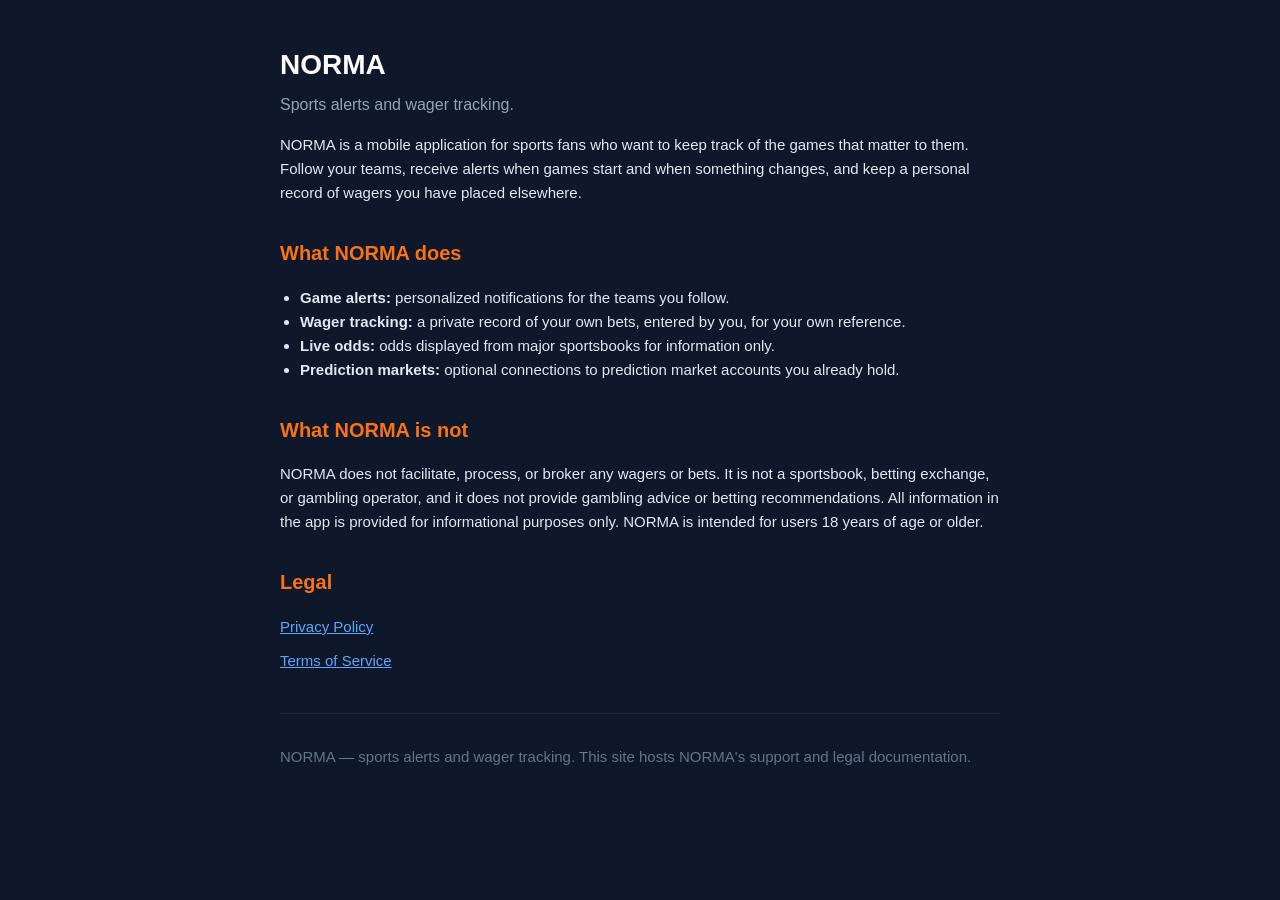
<file: index.html>
<!DOCTYPE html>
<html lang="en">
<head>
  <meta charset="UTF-8">
  <meta name="viewport" content="width=device-width, initial-scale=1.0">
  <title>NORMA — Sports Alerts &amp; Wager Tracking</title>
  <meta name="description" content="NORMA is a sports alerts and wager tracking application. Follow your teams, get game alerts, and keep a personal record of your wagers.">
  <style>
    body { font-family: -apple-system, BlinkMacSystemFont, "Segoe UI", Roboto, sans-serif; max-width: 720px; margin: 0 auto; padding: 24px; background: #0f172a; color: #e2e8f0; line-height: 1.6; }
    h1 { color: #ffffff; font-size: 28px; margin-bottom: 4px; }
    h2 { color: #f97316; font-size: 20px; margin-top: 32px; }
    p, li { font-size: 15px; }
    a { color: #60a5fa; }
    ul { padding-left: 20px; }
    .tagline { color: #94a3b8; font-size: 16px; margin-top: 0; }
    .docs { list-style: none; padding-left: 0; }
    .docs li { margin: 10px 0; }
    footer { margin-top: 40px; padding-top: 16px; border-top: 1px solid #1e293b; color: #64748b; font-size: 13px; }
  </style>
</head>
<body>
  <h1>NORMA</h1>
  <p class="tagline">Sports alerts and wager tracking.</p>

  <p>NORMA is a mobile application for sports fans who want to keep track of the games
  that matter to them. Follow your teams, receive alerts when games start and when
  something changes, and keep a personal record of wagers you have placed elsewhere.</p>

  <h2>What NORMA does</h2>
  <ul>
    <li><strong>Game alerts:</strong> personalized notifications for the teams you follow.</li>
    <li><strong>Wager tracking:</strong> a private record of your own bets, entered by you, for your own reference.</li>
    <li><strong>Live odds:</strong> odds displayed from major sportsbooks for information only.</li>
    <li><strong>Prediction markets:</strong> optional connections to prediction market accounts you already hold.</li>
  </ul>

  <h2>What NORMA is not</h2>
  <p>NORMA does not facilitate, process, or broker any wagers or bets. It is not a
  sportsbook, betting exchange, or gambling operator, and it does not provide gambling
  advice or betting recommendations. All information in the app is provided for
  informational purposes only. NORMA is intended for users 18 years of age or older.</p>

  <h2>Legal</h2>
  <ul class="docs">
    <li><a href="./privacy-policy.html">Privacy Policy</a></li>
    <li><a href="./terms-of-service.html">Terms of Service</a></li>
  </ul>

  <footer>
    <p>NORMA — sports alerts and wager tracking. This site hosts NORMA's support and
    legal documentation.</p>
  </footer>
</body>
</html>
</file>
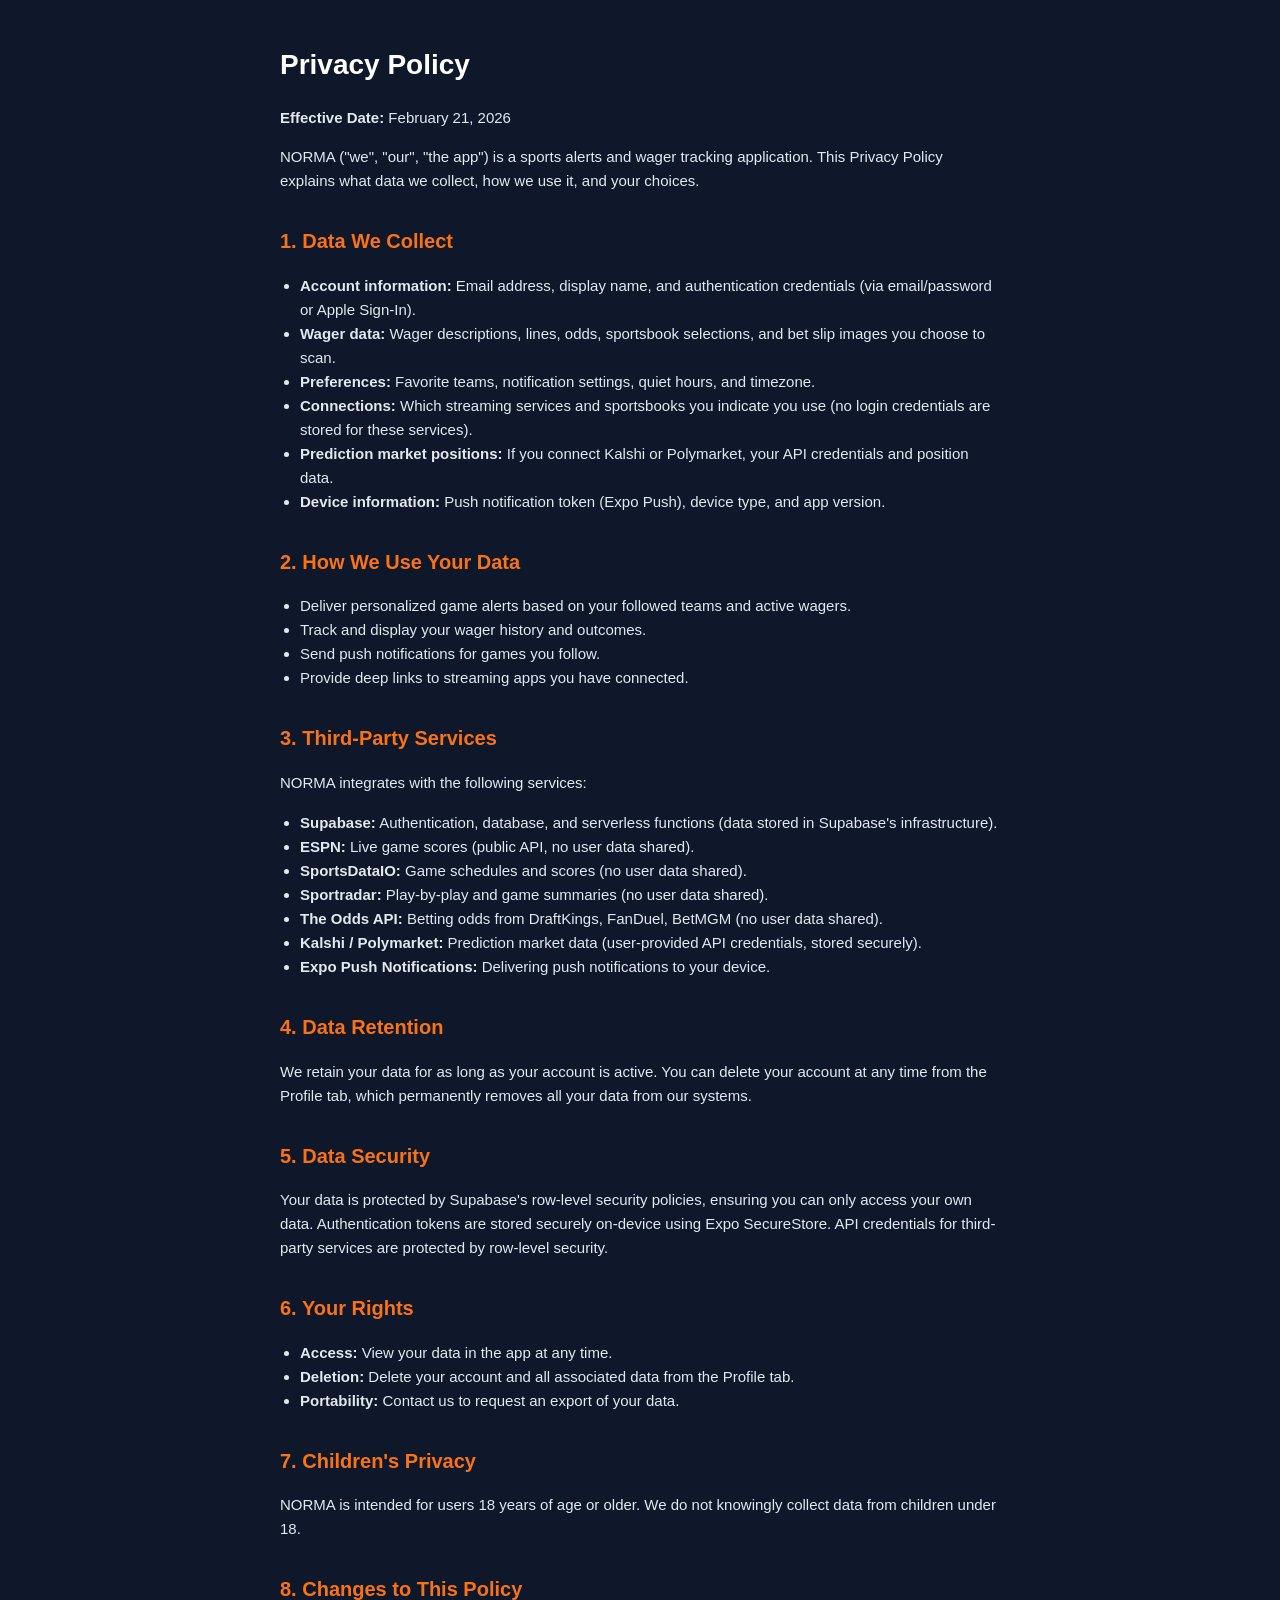
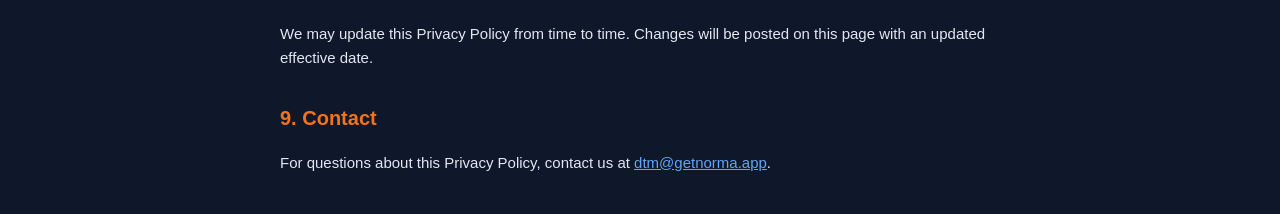
<file: privacy-policy.html>
<!DOCTYPE html>
<html lang="en">
<head>
  <meta charset="UTF-8">
  <meta name="viewport" content="width=device-width, initial-scale=1.0">
  <title>NORMA — Privacy Policy</title>
  <style>
    body { font-family: -apple-system, BlinkMacSystemFont, "Segoe UI", Roboto, sans-serif; max-width: 720px; margin: 0 auto; padding: 24px; background: #0f172a; color: #e2e8f0; line-height: 1.6; }
    h1 { color: #ffffff; font-size: 28px; }
    h2 { color: #f97316; font-size: 20px; margin-top: 32px; }
    p, li { font-size: 15px; }
    a { color: #60a5fa; }
    ul { padding-left: 20px; }
  </style>
</head>
<body>
  <h1>Privacy Policy</h1>
  <p><strong>Effective Date:</strong> February 21, 2026</p>
  <p>NORMA ("we", "our", "the app") is a sports alerts and wager tracking application. This Privacy Policy explains what data we collect, how we use it, and your choices.</p>

  <h2>1. Data We Collect</h2>
  <ul>
    <li><strong>Account information:</strong> Email address, display name, and authentication credentials (via email/password or Apple Sign-In).</li>
    <li><strong>Wager data:</strong> Wager descriptions, lines, odds, sportsbook selections, and bet slip images you choose to scan.</li>
    <li><strong>Preferences:</strong> Favorite teams, notification settings, quiet hours, and timezone.</li>
    <li><strong>Connections:</strong> Which streaming services and sportsbooks you indicate you use (no login credentials are stored for these services).</li>
    <li><strong>Prediction market positions:</strong> If you connect Kalshi or Polymarket, your API credentials and position data.</li>
    <li><strong>Device information:</strong> Push notification token (Expo Push), device type, and app version.</li>
  </ul>

  <h2>2. How We Use Your Data</h2>
  <ul>
    <li>Deliver personalized game alerts based on your followed teams and active wagers.</li>
    <li>Track and display your wager history and outcomes.</li>
    <li>Send push notifications for games you follow.</li>
    <li>Provide deep links to streaming apps you have connected.</li>
  </ul>

  <h2>3. Third-Party Services</h2>
  <p>NORMA integrates with the following services:</p>
  <ul>
    <li><strong>Supabase:</strong> Authentication, database, and serverless functions (data stored in Supabase's infrastructure).</li>
    <li><strong>ESPN:</strong> Live game scores (public API, no user data shared).</li>
    <li><strong>SportsDataIO:</strong> Game schedules and scores (no user data shared).</li>
    <li><strong>Sportradar:</strong> Play-by-play and game summaries (no user data shared).</li>
    <li><strong>The Odds API:</strong> Betting odds from DraftKings, FanDuel, BetMGM (no user data shared).</li>
    <li><strong>Kalshi / Polymarket:</strong> Prediction market data (user-provided API credentials, stored securely).</li>
    <li><strong>Expo Push Notifications:</strong> Delivering push notifications to your device.</li>
  </ul>

  <h2>4. Data Retention</h2>
  <p>We retain your data for as long as your account is active. You can delete your account at any time from the Profile tab, which permanently removes all your data from our systems.</p>

  <h2>5. Data Security</h2>
  <p>Your data is protected by Supabase's row-level security policies, ensuring you can only access your own data. Authentication tokens are stored securely on-device using Expo SecureStore. API credentials for third-party services are protected by row-level security.</p>

  <h2>6. Your Rights</h2>
  <ul>
    <li><strong>Access:</strong> View your data in the app at any time.</li>
    <li><strong>Deletion:</strong> Delete your account and all associated data from the Profile tab.</li>
    <li><strong>Portability:</strong> Contact us to request an export of your data.</li>
  </ul>

  <h2>7. Children's Privacy</h2>
  <p>NORMA is intended for users 18 years of age or older. We do not knowingly collect data from children under 18.</p>

  <h2>8. Changes to This Policy</h2>
  <p>We may update this Privacy Policy from time to time. Changes will be posted on this page with an updated effective date.</p>

  <h2>9. Contact</h2>
  <p>For questions about this Privacy Policy, contact us at <a href="mailto:dtm@getnorma.app">dtm@getnorma.app</a>.</p>
</body>
</html>
</file>
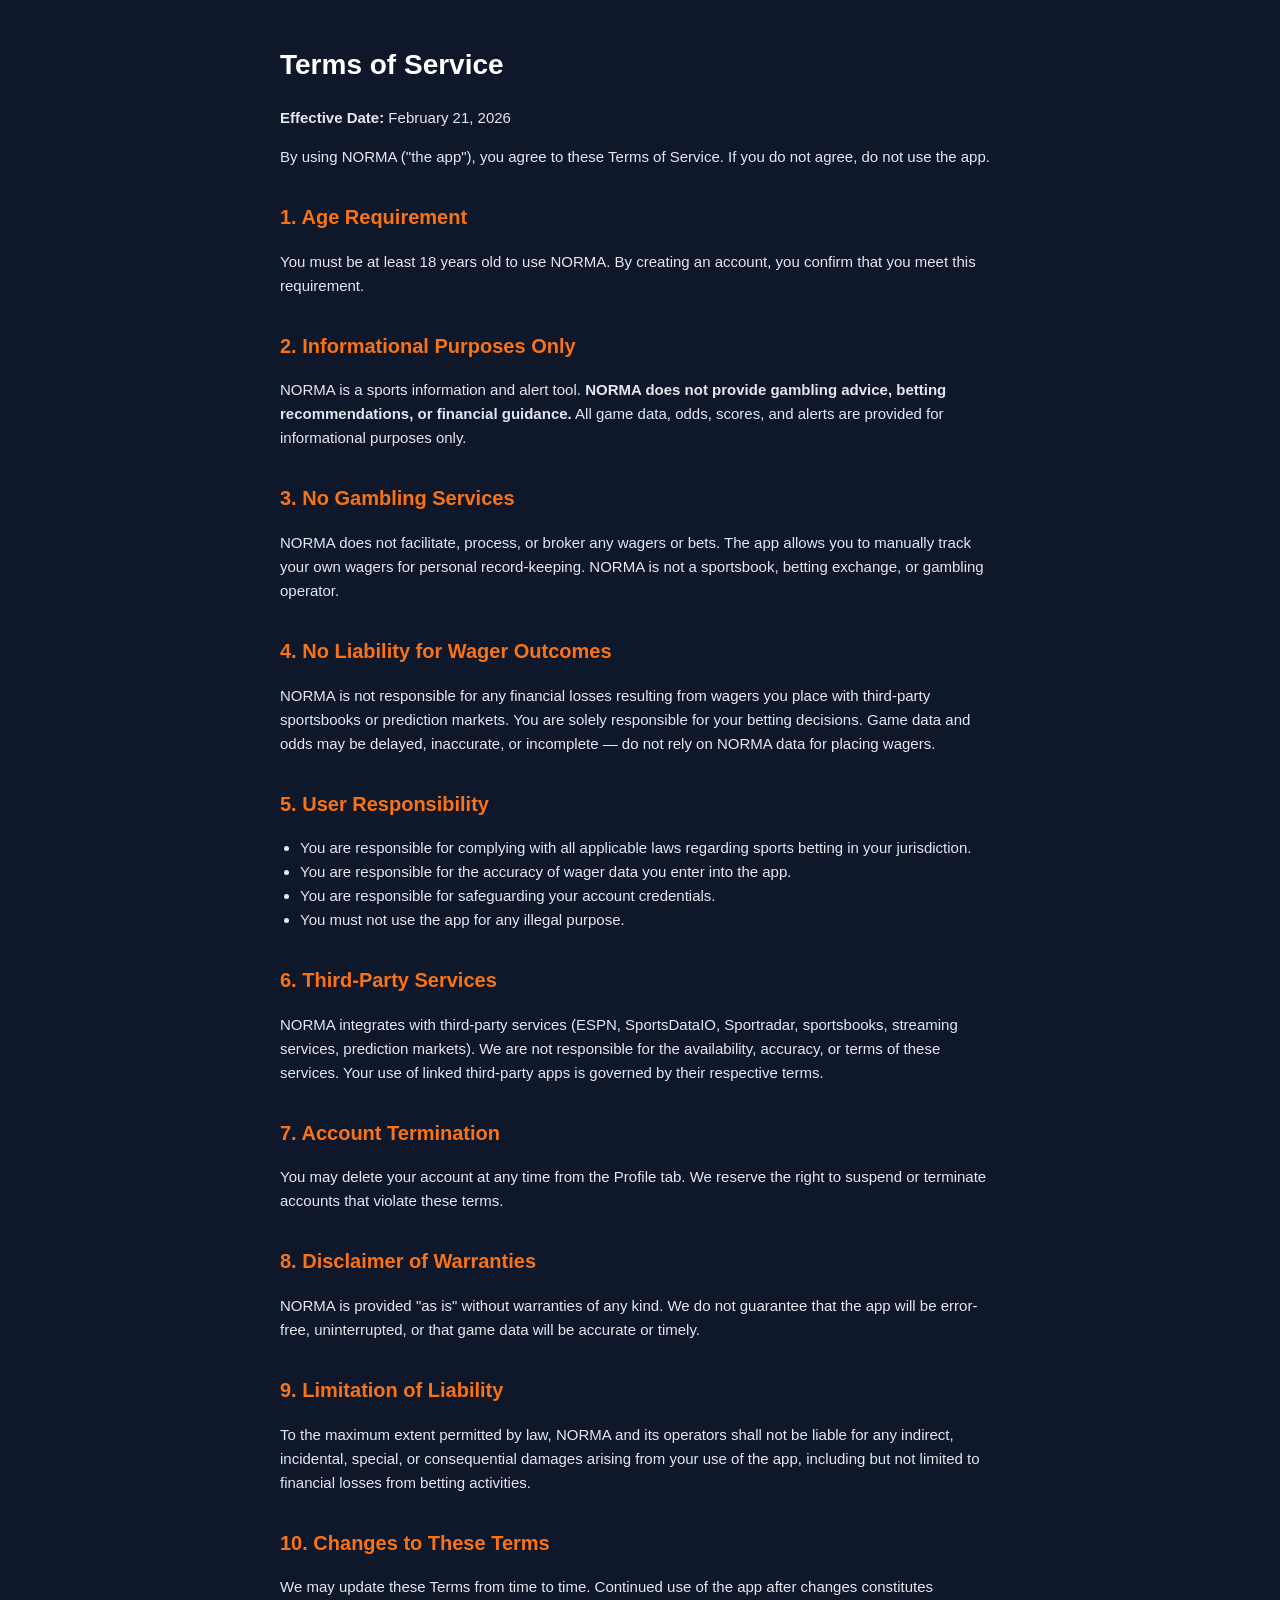
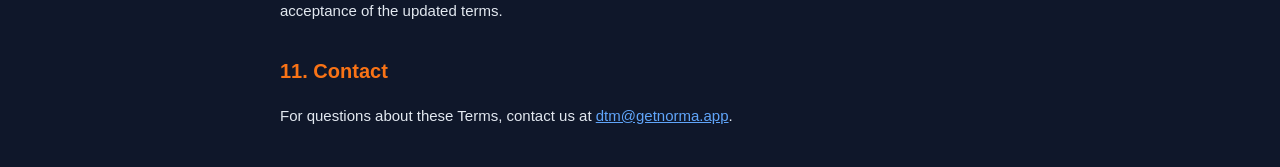
<file: terms-of-service.html>
<!DOCTYPE html>
<html lang="en">
<head>
  <meta charset="UTF-8">
  <meta name="viewport" content="width=device-width, initial-scale=1.0">
  <title>NORMA — Terms of Service</title>
  <style>
    body { font-family: -apple-system, BlinkMacSystemFont, "Segoe UI", Roboto, sans-serif; max-width: 720px; margin: 0 auto; padding: 24px; background: #0f172a; color: #e2e8f0; line-height: 1.6; }
    h1 { color: #ffffff; font-size: 28px; }
    h2 { color: #f97316; font-size: 20px; margin-top: 32px; }
    p, li { font-size: 15px; }
    a { color: #60a5fa; }
    ul { padding-left: 20px; }
  </style>
</head>
<body>
  <h1>Terms of Service</h1>
  <p><strong>Effective Date:</strong> February 21, 2026</p>
  <p>By using NORMA ("the app"), you agree to these Terms of Service. If you do not agree, do not use the app.</p>

  <h2>1. Age Requirement</h2>
  <p>You must be at least 18 years old to use NORMA. By creating an account, you confirm that you meet this requirement.</p>

  <h2>2. Informational Purposes Only</h2>
  <p>NORMA is a sports information and alert tool. <strong>NORMA does not provide gambling advice, betting recommendations, or financial guidance.</strong> All game data, odds, scores, and alerts are provided for informational purposes only.</p>

  <h2>3. No Gambling Services</h2>
  <p>NORMA does not facilitate, process, or broker any wagers or bets. The app allows you to manually track your own wagers for personal record-keeping. NORMA is not a sportsbook, betting exchange, or gambling operator.</p>

  <h2>4. No Liability for Wager Outcomes</h2>
  <p>NORMA is not responsible for any financial losses resulting from wagers you place with third-party sportsbooks or prediction markets. You are solely responsible for your betting decisions. Game data and odds may be delayed, inaccurate, or incomplete — do not rely on NORMA data for placing wagers.</p>

  <h2>5. User Responsibility</h2>
  <ul>
    <li>You are responsible for complying with all applicable laws regarding sports betting in your jurisdiction.</li>
    <li>You are responsible for the accuracy of wager data you enter into the app.</li>
    <li>You are responsible for safeguarding your account credentials.</li>
    <li>You must not use the app for any illegal purpose.</li>
  </ul>

  <h2>6. Third-Party Services</h2>
  <p>NORMA integrates with third-party services (ESPN, SportsDataIO, Sportradar, sportsbooks, streaming services, prediction markets). We are not responsible for the availability, accuracy, or terms of these services. Your use of linked third-party apps is governed by their respective terms.</p>

  <h2>7. Account Termination</h2>
  <p>You may delete your account at any time from the Profile tab. We reserve the right to suspend or terminate accounts that violate these terms.</p>

  <h2>8. Disclaimer of Warranties</h2>
  <p>NORMA is provided "as is" without warranties of any kind. We do not guarantee that the app will be error-free, uninterrupted, or that game data will be accurate or timely.</p>

  <h2>9. Limitation of Liability</h2>
  <p>To the maximum extent permitted by law, NORMA and its operators shall not be liable for any indirect, incidental, special, or consequential damages arising from your use of the app, including but not limited to financial losses from betting activities.</p>

  <h2>10. Changes to These Terms</h2>
  <p>We may update these Terms from time to time. Continued use of the app after changes constitutes acceptance of the updated terms.</p>

  <h2>11. Contact</h2>
  <p>For questions about these Terms, contact us at <a href="mailto:dtm@getnorma.app">dtm@getnorma.app</a>.</p>
</body>
</html>
</file>
